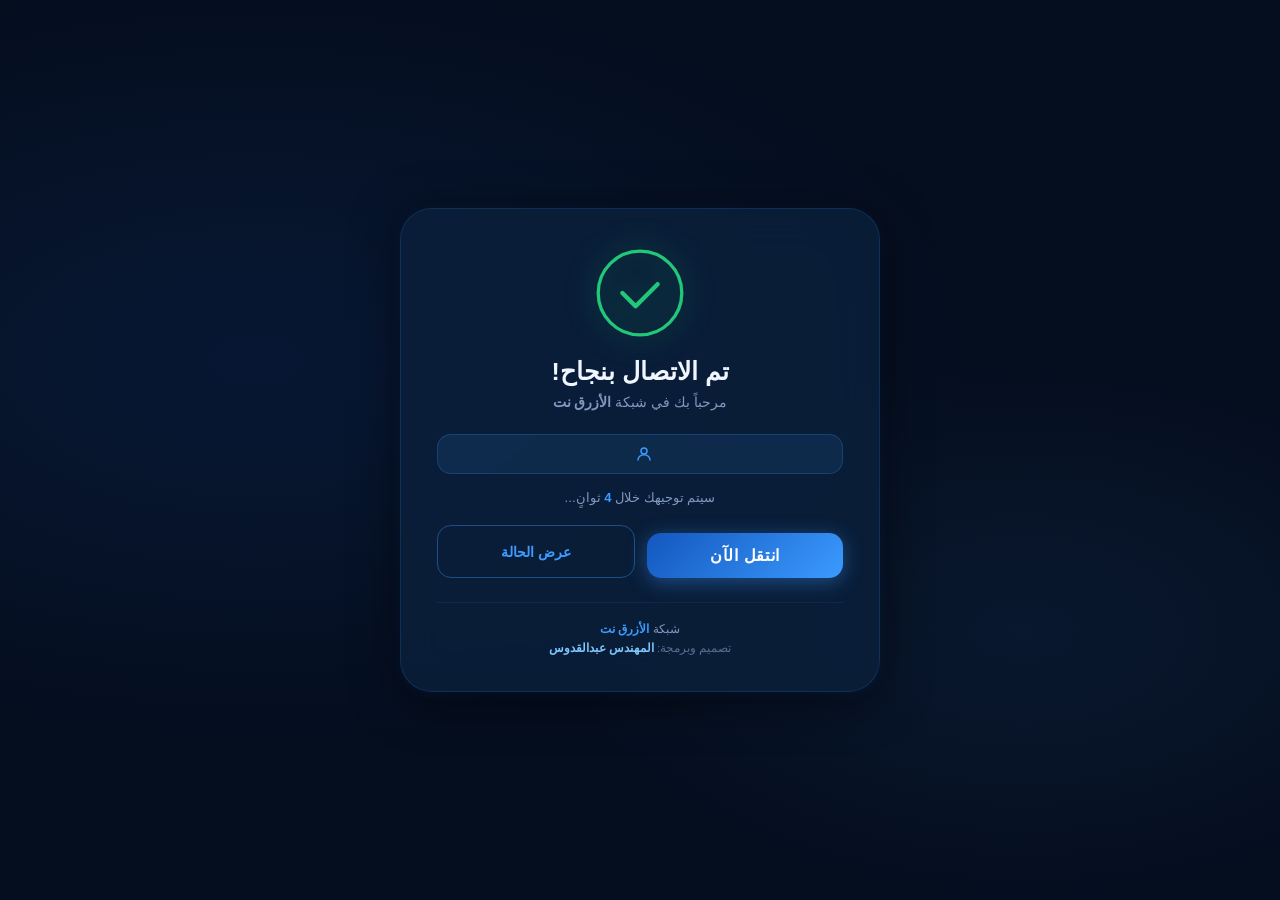
<file: alogin.html>
<!DOCTYPE html>
<html lang="ar" dir="rtl">
<head>
  <meta charset="UTF-8" />
  <meta name="viewport" content="width=device-width, initial-scale=1.0, maximum-scale=1.0, user-scalable=no" />
  <meta http-equiv="X-UA-Compatible" content="IE=edge" />

  <!-- ============================================================
       شبكة الأزرق نت — صفحة نجاح تسجيل الدخول
       MikroTik RouterOS Captive Portal — alogin.html
       تُفتح بعد المصادقة الناجحة
       ============================================================ -->

  <title>الأزرق نت — مرحباً بك!</title>
  <link rel="stylesheet" href="style.css" />

  <!-- إعادة التوجيه التلقائية بعد 5 ثوانٍ إلى الوجهة الأصلية -->
  <!-- MikroTik: link-orig هو الصفحة التي كان المستخدم يحاول فتحها -->
  <meta http-equiv="refresh" content="5; url=$(link-orig)$" />

  <style>html{display:none}</style>
  <script>if(self===top)document.documentElement.style.display='block';else top.location=self.location;</script>
</head>
<body class="page-alogin">

  <div class="centered-card card--success">

    <!-- أيقونة النجاح -->
    <div class="result-icon result-icon--success" aria-hidden="true">
      <svg viewBox="0 0 80 80" fill="none" xmlns="http://www.w3.org/2000/svg">
        <circle cx="40" cy="40" r="38" stroke="currentColor" stroke-width="3"/>
        <path d="M24 40l12 12 20-20" stroke="currentColor" stroke-width="4" stroke-linecap="round" stroke-linejoin="round"/>
      </svg>
    </div>

    <h1 class="result-title">تم الاتصال بنجاح!</h1>
    <p class="result-subtitle">
      مرحباً بك في شبكة <strong>الأزرق نت</strong>
    </p>

    <!-- اسم المستخدم الذي يُعيّنه MikroTik -->
    <div class="user-badge">
      <svg viewBox="0 0 24 24" aria-hidden="true"><circle cx="12" cy="8" r="4" stroke="currentColor" stroke-width="2" fill="none"/><path d="M4 20c0-4 3.6-7 8-7s8 3 8 7" stroke="currentColor" stroke-width="2" stroke-linecap="round" fill="none"/></svg>
      <span><!-- $(username)$ --></span>
    </div>

    <!-- عداد إعادة التوجيه -->
    <p class="redirect-note">
      سيتم توجيهك خلال <span id="countdown">5</span> ثوانٍ...
    </p>

    <!-- روابط سريعة -->
    <div class="action-row">
      <a href="$(link-orig)$" class="btn-connect">انتقل الآن</a>
      <a href="$(link-status)$" class="btn-outline">عرض الحالة</a>
    </div>

    <footer class="portal-footer">
      <p>شبكة <strong>الأزرق نت</strong></p>
      <p class="footer-eng">تصميم وبرمجة: <span class="eng-name">المهندس عبدالقدوس</span></p>
    </footer>
  </div>

  <script>
    /* عداد إعادة التوجيه */
    var sec = 5;
    var el = document.getElementById('countdown');
    var timer = setInterval(function () {
      sec--;
      if (el) el.textContent = sec;
      if (sec <= 0) {
        clearInterval(timer);
        window.location.href = '$(link-orig)$' || 'http://www.google.com';
      }
    }, 1000);
  </script>

</body>
</html>
</file>
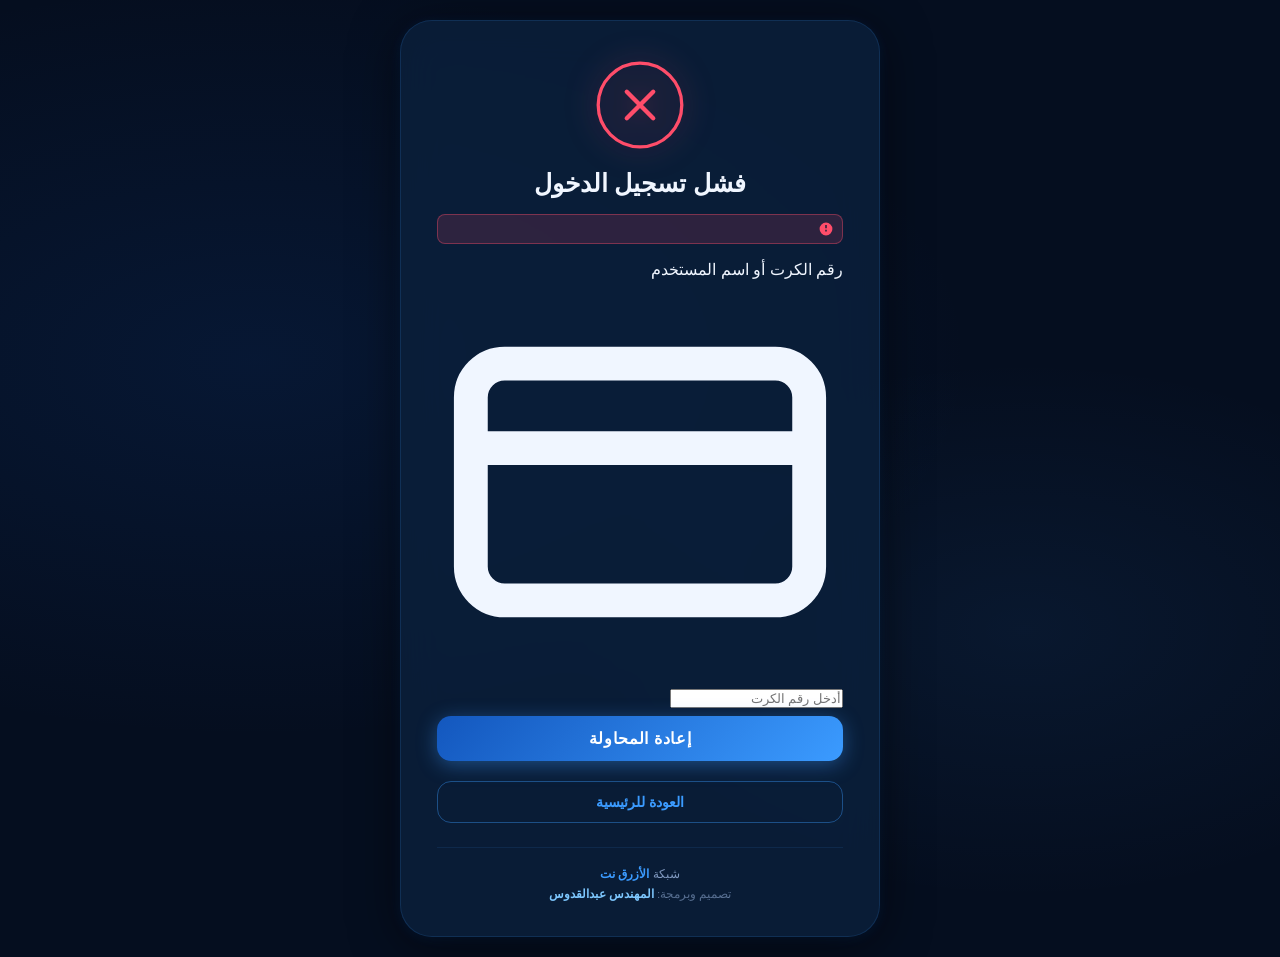
<file: flogin.html>
<!DOCTYPE html>
<html lang="ar" dir="rtl">
<head>
  <meta charset="UTF-8" />
  <meta name="viewport" content="width=device-width, initial-scale=1.0, maximum-scale=1.0, user-scalable=no" />
  <meta http-equiv="X-UA-Compatible" content="IE=edge" />
  <!-- ============================================================
       شبكة الأزرق نت — صفحة فشل تسجيل الدخول
       MikroTik RouterOS Captive Portal — flogin.html
       تُستخدم ببعض المتصفحات التي لا تدعم redirection
       ============================================================ -->
  <title>الأزرق نت — خطأ في تسجيل الدخول</title>
  <link rel="stylesheet" href="style.css" />
  <style>html{display:none}</style>
  <script>if(self===top)document.documentElement.style.display='block';else top.location=self.location;</script>
</head>
<body class="page-flogin">
  <div class="centered-card card--error">

    <div class="result-icon result-icon--error" aria-hidden="true">
      <svg viewBox="0 0 80 80" fill="none">
        <circle cx="40" cy="40" r="38" stroke="currentColor" stroke-width="3"/>
        <path d="M28 28l24 24M52 28L28 52" stroke="currentColor" stroke-width="4" stroke-linecap="round"/>
      </svg>
    </div>

    <h1 class="result-title">فشل تسجيل الدخول</h1>

    <!-- رسالة الخطأ من MikroTik -->
    <!-- MikroTik: $(error)$ -->
    <div class="error-banner error-banner--inline" role="alert">
      <svg viewBox="0 0 20 20" aria-hidden="true"><path d="M10 2a8 8 0 100 16A8 8 0 0010 2zm1 11H9v-2h2v2zm0-4H9V5h2v4z" fill="currentColor"/></svg>
      <span><!-- $(error)$ --></span>
    </div>

    <!-- نموذج إعادة المحاولة -->
    <form
      id="retryForm"
      method="POST"
      action="$(link-login-only)$"
      autocomplete="off"
      novalidate
      onsubmit="return handleLogin(event)"
    >
      <input type="hidden" name="dst"      value="$(link-orig)$" />
      <input type="hidden" name="popup"    value="true" />
      <input type="hidden" name="username" id="hiddenUsername" />
      <input type="hidden" name="password" id="hiddenPassword" />

      <div class="field-group">
        <label for="cardNumber" class="field-label">رقم الكرت أو اسم المستخدم</label>
        <div class="input-wrapper">
          <span class="input-icon" aria-hidden="true">
            <svg viewBox="0 0 24 24"><rect x="2" y="5" width="20" height="14" rx="2" stroke="currentColor" stroke-width="2" fill="none"/><path d="M2 10h20" stroke="currentColor" stroke-width="2"/></svg>
          </span>
          <input type="text" id="cardNumber" name="card" placeholder="أدخل رقم الكرت" maxlength="64" required autocomplete="off" />
        </div>
        <span class="field-error" id="cardError" role="alert"></span>
      </div>

      <button type="submit" class="btn-connect" id="connectBtn">
        <span class="btn-text">إعادة المحاولة</span>
        <span class="btn-spinner" aria-hidden="true"></span>
      </button>
    </form>

    <div class="action-row">
      <a href="$(link-login)$" class="btn-outline">العودة للرئيسية</a>
    </div>

    <footer class="portal-footer">
      <p>شبكة <strong>الأزرق نت</strong></p>
      <p class="footer-eng">تصميم وبرمجة: <span class="eng-name">المهندس عبدالقدوس</span></p>
    </footer>
  </div>

  <script src="md5.js"></script>
  <script>
    function sanitize(s) { return String(s).replace(/[<>"'&]/g,'').trim(); }
    function handleLogin(e) {
      e.preventDefault();
      var card = sanitize(document.getElementById('cardNumber').value);
      var err  = document.getElementById('cardError');
      err.textContent = '';
      if (!card || card.length < 3) { err.textContent = 'يرجى إدخال رقم صحيح.'; return false; }
      document.getElementById('hiddenUsername').value = card;
      document.getElementById('hiddenPassword').value = '';
      var btn = document.getElementById('connectBtn');
      btn.classList.add('loading'); btn.disabled = true;
      e.target.submit(); return false;
    }
  </script>
</body>
</html>
</file>
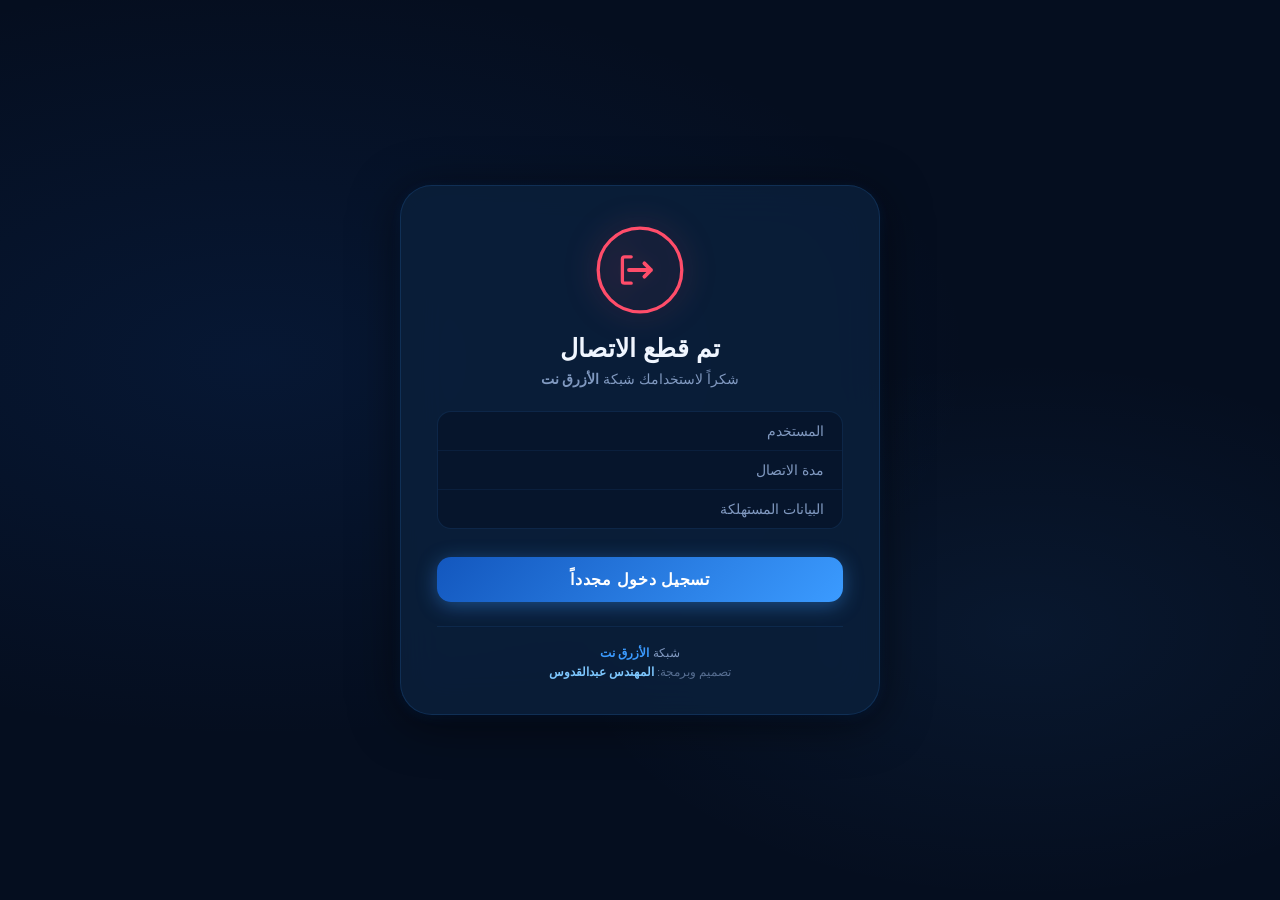
<file: logout.html>
<!DOCTYPE html>
<html lang="ar" dir="rtl">
<head>
  <meta charset="UTF-8" />
  <meta name="viewport" content="width=device-width, initial-scale=1.0, maximum-scale=1.0, user-scalable=no" />
  <meta http-equiv="X-UA-Compatible" content="IE=edge" />

  <!-- ============================================================
       شبكة الأزرق نت — صفحة تسجيل الخروج
       MikroTik RouterOS Captive Portal — logout.html
       ============================================================ -->

  <title>الأزرق نت — تم قطع الاتصال</title>
  <link rel="stylesheet" href="style.css" />

  <style>html{display:none}</style>
  <script>if(self===top)document.documentElement.style.display='block';else top.location=self.location;</script>
</head>
<body class="page-logout">

  <div class="centered-card card--logout">

    <!-- أيقونة تسجيل الخروج -->
    <div class="result-icon result-icon--logout" aria-hidden="true">
      <svg viewBox="0 0 80 80" fill="none" xmlns="http://www.w3.org/2000/svg">
        <circle cx="40" cy="40" r="38" stroke="currentColor" stroke-width="3"/>
        <path d="M30 40h20M44 34l6 6-6 6" stroke="currentColor" stroke-width="3.5" stroke-linecap="round" stroke-linejoin="round"/>
        <path d="M32 28H26a2 2 0 00-2 2v20a2 2 0 002 2h6" stroke="currentColor" stroke-width="3" stroke-linecap="round" fill="none"/>
      </svg>
    </div>

    <h1 class="result-title">تم قطع الاتصال</h1>
    <p class="result-subtitle">
      شكراً لاستخدامك شبكة <strong>الأزرق نت</strong>
    </p>

    <!-- ملخص الجلسة (يُعيّنه MikroTik) -->
    <div class="session-summary">
      <div class="summary-row">
        <span class="summary-label">المستخدم</span>
        <!-- MikroTik: $(username)$ -->
        <span class="summary-value"><!-- $(username)$ --></span>
      </div>
      <div class="summary-row">
        <span class="summary-label">مدة الاتصال</span>
        <!-- MikroTik: $(session-time)$ -->
        <span class="summary-value"><!-- $(session-time)$ --></span>
      </div>
      <div class="summary-row">
        <span class="summary-label">البيانات المستهلكة</span>
        <!-- MikroTik: $(bytes-in)$ -->
        <span class="summary-value"><!-- $(bytes-in)$ --></span>
      </div>
    </div>

    <!-- أزرار إعادة الاتصال -->
    <div class="action-row">
      <!-- MikroTik: link-login يعيد توجيه المستخدم لصفحة الدخول -->
      <a href="$(link-login)$" class="btn-connect">تسجيل دخول مجدداً</a>
    </div>

    <footer class="portal-footer">
      <p>شبكة <strong>الأزرق نت</strong></p>
      <p class="footer-eng">تصميم وبرمجة: <span class="eng-name">المهندس عبدالقدوس</span></p>
    </footer>
  </div>

</body>
</html>
</file>
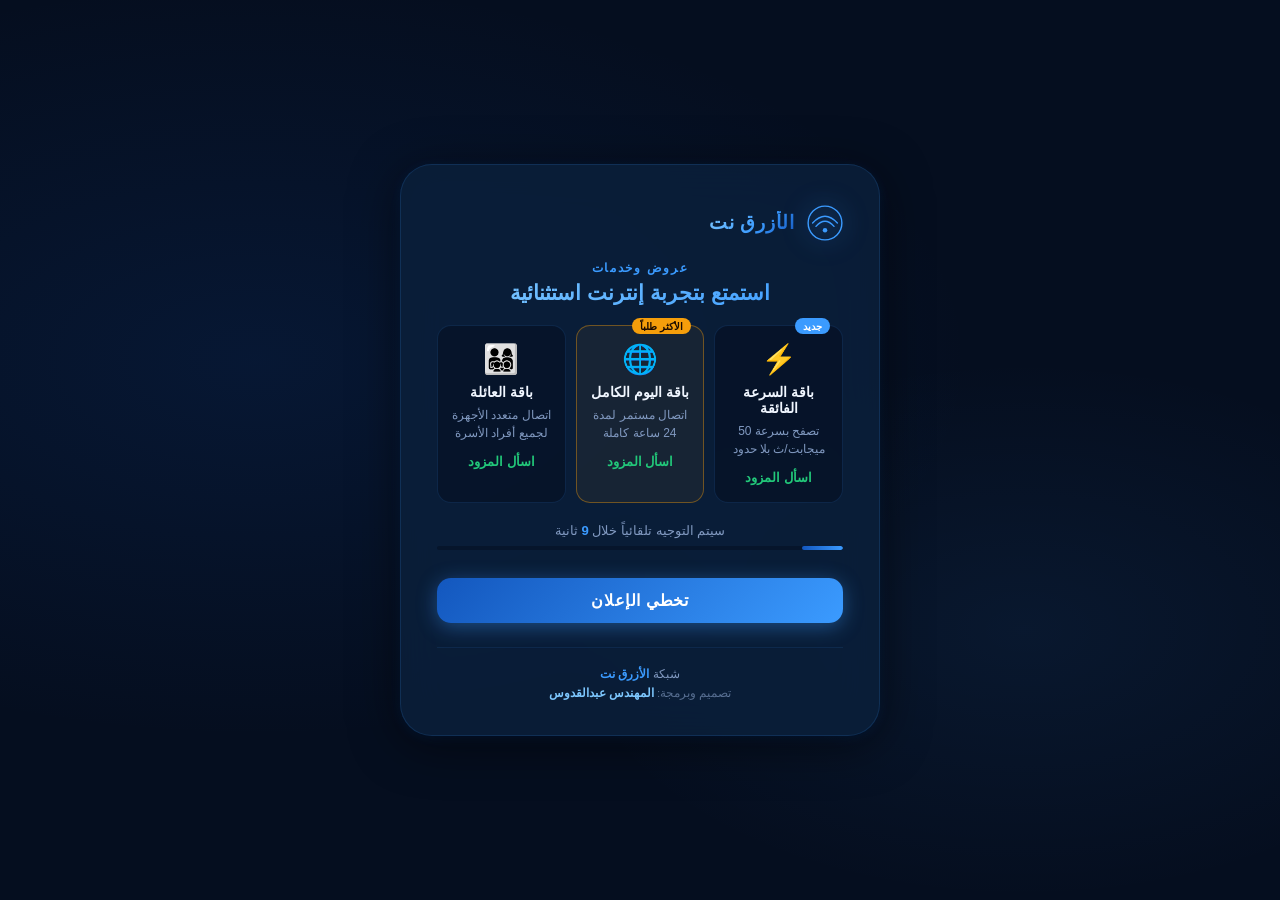
<file: radvert.html>
<!DOCTYPE html>
<html lang="ar" dir="rtl">
<head>
  <meta charset="UTF-8" />
  <meta name="viewport" content="width=device-width, initial-scale=1.0, maximum-scale=1.0, user-scalable=no" />
  <!-- ============================================================
       شبكة الأزرق نت — صفحة الإعلانات قبل التوجيه
       MikroTik RouterOS Captive Portal — radvert.html
       ============================================================ -->
  <title>الأزرق نت — عروض مميزة</title>
  <link rel="stylesheet" href="style.css" />
  <style>html{display:none}</style>
  <script>if(self===top)document.documentElement.style.display='block';else top.location=self.location;</script>
</head>
<body class="page-radvert">

  <div class="centered-card card--advert">

    <!-- شعار الشبكة -->
    <div class="brand brand--small">
      <div class="brand-icon" aria-hidden="true">
        <svg viewBox="0 0 64 64" fill="none"><circle cx="32" cy="32" r="30" stroke="currentColor" stroke-width="2.5"/><path d="M10 32 Q32 8 54 32" stroke="currentColor" stroke-width="2.5" stroke-linecap="round" fill="none"/><path d="M16 38 Q32 20 48 38" stroke="currentColor" stroke-width="2.5" stroke-linecap="round" fill="none"/><circle cx="32" cy="45" r="4" fill="currentColor"/></svg>
      </div>
      <h1 class="brand-name brand-name--sm">الأزرق نت</h1>
    </div>

    <p class="advert-eyebrow">عروض وخدمات</p>
    <h2 class="advert-title">استمتع بتجربة إنترنت استثنائية</h2>

    <!-- ── منطقة الإعلانات ─ عدّلها حسب احتياجاتك ── -->
    <div class="advert-grid">

      <div class="advert-card">
        <div class="advert-badge">جديد</div>
        <div class="advert-icon" aria-hidden="true">⚡</div>
        <h3>باقة السرعة الفائقة</h3>
        <p>تصفح بسرعة 50 ميجابت/ث بلا حدود</p>
        <span class="advert-price">اسأل المزود</span>
      </div>

      <div class="advert-card advert-card--featured">
        <div class="advert-badge advert-badge--gold">الأكثر طلباً</div>
        <div class="advert-icon" aria-hidden="true">🌐</div>
        <h3>باقة اليوم الكامل</h3>
        <p>اتصال مستمر لمدة 24 ساعة كاملة</p>
        <span class="advert-price">اسأل المزود</span>
      </div>

      <div class="advert-card">
        <div class="advert-icon" aria-hidden="true">👨‍👩‍👧‍👦</div>
        <h3>باقة العائلة</h3>
        <p>اتصال متعدد الأجهزة لجميع أفراد الأسرة</p>
        <span class="advert-price">اسأل المزود</span>
      </div>

    </div><!-- /advert-grid -->

    <!-- عداد التوجيه التلقائي -->
    <div class="countdown-bar">
      <p>سيتم التوجيه تلقائياً خلال <strong id="adCountdown">10</strong> ثانية</p>
      <div class="countdown-track">
        <div class="countdown-fill" id="countdownFill"></div>
      </div>
    </div>

    <div class="action-row">
      <!-- MikroTik: link-redirect -->
      <a href="$(link-redirect)$" class="btn-connect" id="skipBtn">تخطي الإعلان</a>
    </div>

    <footer class="portal-footer">
      <p>شبكة <strong>الأزرق نت</strong></p>
      <p class="footer-eng">تصميم وبرمجة: <span class="eng-name">المهندس عبدالقدوس</span></p>
    </footer>
  </div>

  <script>
    var total = 10;
    var remaining = total;
    var fill = document.getElementById('countdownFill');
    var cntEl = document.getElementById('adCountdown');

    var timer = setInterval(function () {
      remaining--;
      if (cntEl) cntEl.textContent = remaining;
      var pct = ((total - remaining) / total) * 100;
      if (fill) fill.style.width = pct + '%';
      if (remaining <= 0) {
        clearInterval(timer);
        window.location.href = '$(link-redirect)$';
      }
    }, 1000);
  </script>

</body>
</html>
</file>
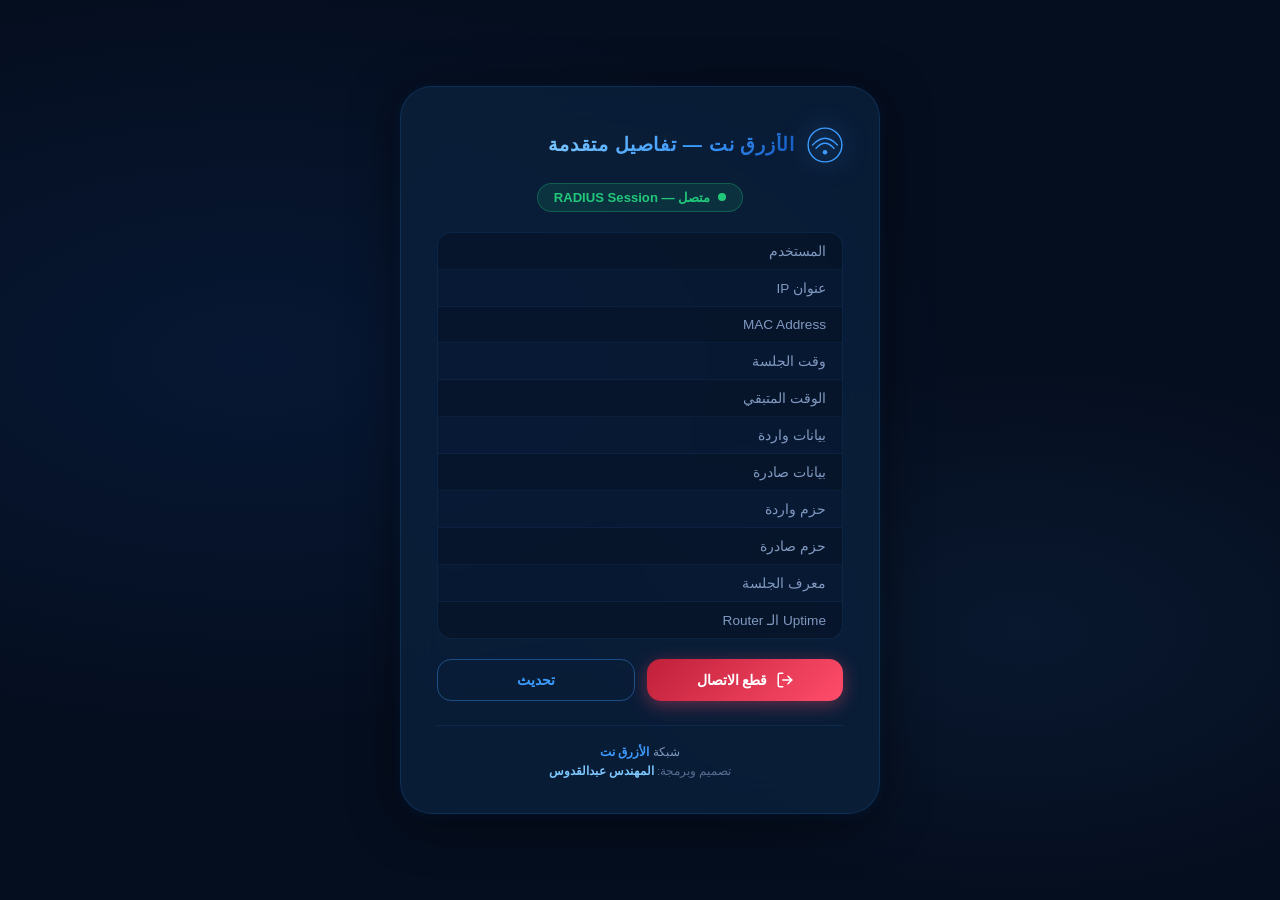
<file: rstatus.html>
<!DOCTYPE html>
<html lang="ar" dir="rtl">
<head>
  <meta charset="UTF-8" />
  <meta name="viewport" content="width=device-width, initial-scale=1.0, maximum-scale=1.0, user-scalable=no" />
  <!-- ============================================================
       شبكة الأزرق نت — حالة العميل المتقدمة (RADIUS)
       MikroTik RouterOS Captive Portal — rstatus.html
       ============================================================ -->
  <title>الأزرق نت — الحالة المتقدمة</title>
  <link rel="stylesheet" href="style.css" />
  <meta http-equiv="refresh" content="30" />
  <style>html{display:none}</style>
  <script>if(self===top)document.documentElement.style.display='block';else top.location=self.location;</script>
</head>
<body class="page-rstatus">

  <div class="centered-card card--rstatus">

    <div class="brand brand--small">
      <div class="brand-icon" aria-hidden="true">
        <svg viewBox="0 0 64 64" fill="none"><circle cx="32" cy="32" r="30" stroke="currentColor" stroke-width="2.5"/><path d="M10 32 Q32 8 54 32" stroke="currentColor" stroke-width="2.5" stroke-linecap="round" fill="none"/><path d="M16 38 Q32 20 48 38" stroke="currentColor" stroke-width="2.5" stroke-linecap="round" fill="none"/><circle cx="32" cy="45" r="4" fill="currentColor"/></svg>
      </div>
      <h1 class="brand-name brand-name--sm">الأزرق نت — تفاصيل متقدمة</h1>
    </div>

    <div class="connection-badge">
      <span class="pulse-dot"></span>
      متصل — RADIUS Session
    </div>

    <!-- ── جدول البيانات التفصيلية ── -->
    <div class="detail-table">

      <div class="detail-row">
        <span class="detail-key">المستخدم</span>
        <!-- MikroTik: $(username)$ -->
        <span class="detail-val"><!-- $(username)$ --></span>
      </div>
      <div class="detail-row">
        <span class="detail-key">عنوان IP</span>
        <!-- MikroTik: $(ip)$ -->
        <span class="detail-val detail-val--mono"><!-- $(ip)$ --></span>
      </div>
      <div class="detail-row">
        <span class="detail-key">MAC Address</span>
        <!-- MikroTik: $(mac)$ -->
        <span class="detail-val detail-val--mono"><!-- $(mac)$ --></span>
      </div>
      <div class="detail-row">
        <span class="detail-key">وقت الجلسة</span>
        <!-- MikroTik: $(session-time)$ -->
        <span class="detail-val"><!-- $(session-time)$ --></span>
      </div>
      <div class="detail-row">
        <span class="detail-key">الوقت المتبقي</span>
        <!-- MikroTik: $(session-time-left)$ -->
        <span class="detail-val"><!-- $(session-time-left)$ --></span>
      </div>
      <div class="detail-row">
        <span class="detail-key">بيانات واردة</span>
        <!-- MikroTik: $(bytes-in)$ -->
        <span class="detail-val"><!-- $(bytes-in)$ --></span>
      </div>
      <div class="detail-row">
        <span class="detail-key">بيانات صادرة</span>
        <!-- MikroTik: $(bytes-out)$ -->
        <span class="detail-val"><!-- $(bytes-out)$ --></span>
      </div>
      <div class="detail-row">
        <span class="detail-key">حزم واردة</span>
        <!-- MikroTik: $(packets-in)$ -->
        <span class="detail-val"><!-- $(packets-in)$ --></span>
      </div>
      <div class="detail-row">
        <span class="detail-key">حزم صادرة</span>
        <!-- MikroTik: $(packets-out)$ -->
        <span class="detail-val"><!-- $(packets-out)$ --></span>
      </div>
      <div class="detail-row">
        <span class="detail-key">معرف الجلسة</span>
        <!-- MikroTik: $(session-id)$ -->
        <span class="detail-val detail-val--mono detail-val--small"><!-- $(session-id)$ --></span>
      </div>
      <div class="detail-row">
        <span class="detail-key">Uptime الـ Router</span>
        <!-- MikroTik: $(uptime)$ -->
        <span class="detail-val"><!-- $(uptime)$ --></span>
      </div>

    </div><!-- /detail-table -->

    <div class="action-row">
      <!-- MikroTik: link-logout -->
      <a href="$(link-logout)$" class="btn-danger" onclick="return confirm('قطع الاتصال؟')">
        <svg viewBox="0 0 24 24" aria-hidden="true"><path d="M9 21H5a2 2 0 01-2-2V5a2 2 0 012-2h4" stroke="currentColor" stroke-width="2" stroke-linecap="round" fill="none"/><polyline points="16 17 21 12 16 7" stroke="currentColor" stroke-width="2" stroke-linecap="round" stroke-linejoin="round" fill="none"/><line x1="21" y1="12" x2="9" y2="12" stroke="currentColor" stroke-width="2" stroke-linecap="round" fill="none"/></svg>
        قطع الاتصال
      </a>
      <button class="btn-outline" onclick="window.location.reload()">تحديث</button>
    </div>

    <footer class="portal-footer">
      <p>شبكة <strong>الأزرق نت</strong></p>
      <p class="footer-eng">تصميم وبرمجة: <span class="eng-name">المهندس عبدالقدوس</span></p>
    </footer>
  </div>

</body>
</html>
</file>
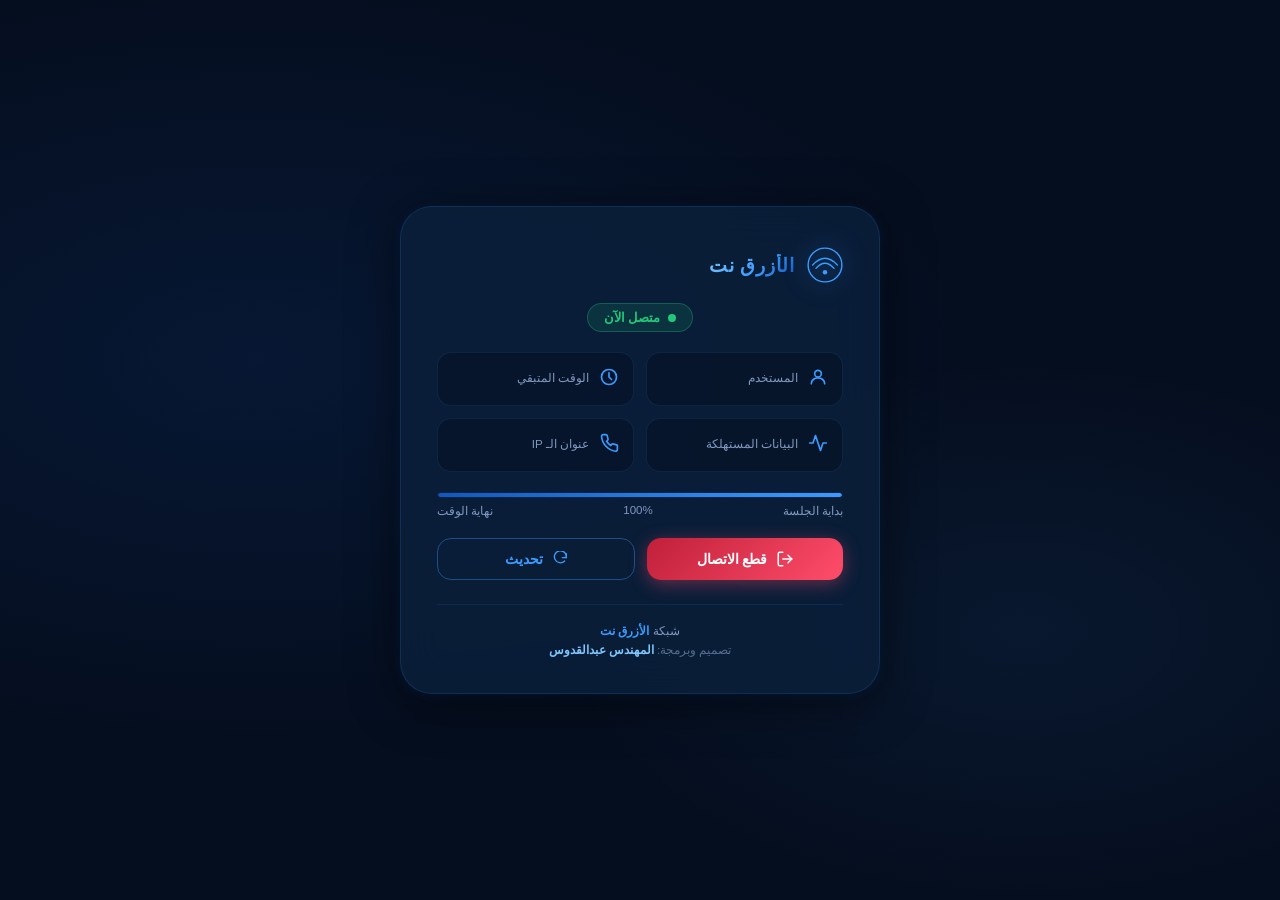
<file: status.html>
<!DOCTYPE html>
<html lang="ar" dir="rtl">
<head>
  <meta charset="UTF-8" />
  <meta name="viewport" content="width=device-width, initial-scale=1.0, maximum-scale=1.0, user-scalable=no" />
  <meta http-equiv="X-UA-Compatible" content="IE=edge" />

  <!-- ============================================================
       شبكة الأزرق نت — صفحة الحالة المستمرة
       MikroTik RouterOS Captive Portal — status.html
       تُحدَّث دورياً بواسطة المتصفح (meta refresh)
       ============================================================ -->

  <title>الأزرق نت — حالة الاتصال</title>
  <link rel="stylesheet" href="style.css" />

  <!-- تحديث الصفحة كل 60 ثانية لتحديث بيانات الـ MikroTik -->
  <meta http-equiv="refresh" content="60" />

  <style>html{display:none}</style>
  <script>if(self===top)document.documentElement.style.display='block';else top.location=self.location;</script>
</head>
<body class="page-status">

  <div class="centered-card card--status">

    <!-- شعار الشبكة -->
    <div class="brand brand--small">
      <div class="brand-icon" aria-hidden="true">
        <svg viewBox="0 0 64 64" fill="none"><circle cx="32" cy="32" r="30" stroke="currentColor" stroke-width="2.5"/><path d="M10 32 Q32 8 54 32" stroke="currentColor" stroke-width="2.5" stroke-linecap="round" fill="none"/><path d="M16 38 Q32 20 48 38" stroke="currentColor" stroke-width="2.5" stroke-linecap="round" fill="none"/><circle cx="32" cy="45" r="4" fill="currentColor"/></svg>
      </div>
      <h1 class="brand-name brand-name--sm">الأزرق نت</h1>
    </div>

    <!-- مؤشر الاتصال الحي -->
    <div class="connection-badge" aria-label="متصل">
      <span class="pulse-dot" aria-hidden="true"></span>
      متصل الآن
    </div>

    <!-- ── بيانات الجلسة (تُعيّنها MikroTik تلقائياً) ── -->
    <div class="stats-grid">

      <div class="stat-card">
        <div class="stat-icon" aria-hidden="true">
          <svg viewBox="0 0 24 24"><circle cx="12" cy="8" r="4" stroke="currentColor" stroke-width="2" fill="none"/><path d="M4 20c0-4 3.6-7 8-7s8 3 8 7" stroke="currentColor" stroke-width="2" stroke-linecap="round" fill="none"/></svg>
        </div>
        <div class="stat-body">
          <span class="stat-label">المستخدم</span>
          <!-- MikroTik: $(username)$ -->
          <strong class="stat-value" id="statUser"><!-- $(username)$ --></strong>
        </div>
      </div>

      <div class="stat-card">
        <div class="stat-icon" aria-hidden="true">
          <svg viewBox="0 0 24 24"><circle cx="12" cy="12" r="9" stroke="currentColor" stroke-width="2" fill="none"/><path d="M12 7v5l3 3" stroke="currentColor" stroke-width="2" stroke-linecap="round" fill="none"/></svg>
        </div>
        <div class="stat-body">
          <span class="stat-label">الوقت المتبقي</span>
          <!-- MikroTik: $(session-time-left)$ -->
          <strong class="stat-value" id="statTime"><!-- $(session-time-left)$ --></strong>
        </div>
      </div>

      <div class="stat-card">
        <div class="stat-icon" aria-hidden="true">
          <svg viewBox="0 0 24 24"><polyline points="22 12 18 12 15 21 9 3 6 12 2 12" stroke="currentColor" stroke-width="2" stroke-linecap="round" stroke-linejoin="round" fill="none"/></svg>
        </div>
        <div class="stat-body">
          <span class="stat-label">البيانات المستهلكة</span>
          <!-- MikroTik: $(bytes-in)$ / $(bytes-out)$ -->
          <strong class="stat-value" id="statData"><!-- $(bytes-in)$ --></strong>
        </div>
      </div>

      <div class="stat-card">
        <div class="stat-icon" aria-hidden="true">
          <svg viewBox="0 0 24 24"><path d="M22 16.92v3a2 2 0 01-2.18 2A19.79 19.79 0 013.08 4.18 2 2 0 015 2h3a2 2 0 012 1.72c.12 1 .37 1.97.74 2.9a2 2 0 01-.45 2.11L9.09 9.91A16 16 0 0014.09 14.91l1.18-1.2a2 2 0 012.11-.45c.93.37 1.9.62 2.9.74A2 2 0 0122 16.92z" stroke="currentColor" stroke-width="2" fill="none"/></svg>
        </div>
        <div class="stat-body">
          <span class="stat-label">عنوان الـ IP</span>
          <!-- MikroTik: $(ip)$ -->
          <strong class="stat-value stat-value--mono" id="statIP"><!-- $(ip)$ --></strong>
        </div>
      </div>

    </div><!-- /stats-grid -->

    <!-- ── شريط التقدم الزمني ── -->
    <div class="progress-section" aria-label="نسبة الوقت المستهلك">
      <div class="progress-bar-track">
        <div class="progress-bar-fill" id="progressFill" style="width: 0%"></div>
      </div>
      <div class="progress-labels">
        <span>بداية الجلسة</span>
        <span id="progressPct">0%</span>
        <span>نهاية الوقت</span>
      </div>
    </div>

    <!-- ── أزرار التحكم ── -->
    <div class="action-row action-row--status">
      <!-- زر قطع الاتصال -->
      <!-- MikroTik: link-logout -->
      <a href="$(link-logout)$" class="btn-danger" id="logoutBtn" onclick="return confirmLogout()">
        <svg viewBox="0 0 24 24" aria-hidden="true"><path d="M9 21H5a2 2 0 01-2-2V5a2 2 0 012-2h4" stroke="currentColor" stroke-width="2" stroke-linecap="round" fill="none"/><polyline points="16 17 21 12 16 7" stroke="currentColor" stroke-width="2" stroke-linecap="round" stroke-linejoin="round" fill="none"/><line x1="21" y1="12" x2="9" y2="12" stroke="currentColor" stroke-width="2" stroke-linecap="round" fill="none"/></svg>
        قطع الاتصال
      </a>

      <!-- زر تجديد البيانات -->
      <button class="btn-outline" onclick="window.location.reload()">
        <svg viewBox="0 0 24 24" aria-hidden="true"><polyline points="23 4 23 10 17 10" stroke="currentColor" stroke-width="2" stroke-linecap="round" stroke-linejoin="round" fill="none"/><path d="M20.5 15A9 9 0 1123 10" stroke="currentColor" stroke-width="2" stroke-linecap="round" fill="none"/></svg>
        تحديث
      </button>
    </div>

    <footer class="portal-footer">
      <p>شبكة <strong>الأزرق نت</strong></p>
      <p class="footer-eng">تصميم وبرمجة: <span class="eng-name">المهندس عبدالقدوس</span></p>
    </footer>
  </div><!-- /centered-card -->

  <script>
    /** تأكيد قطع الاتصال */
    function confirmLogout() {
      return confirm('هل أنت متأكد من رغبتك في قطع الاتصال؟');
    }

    /**
     * محاولة حساب نسبة الوقت المستهلك
     * MikroTik يوفر $(session-time-left)$ بصيغة HH:MM:SS
     * وكذلك $(session-time-limit)$ — نحسب النسبة منهما
     */
    (function updateProgress() {
      function parseHMS(str) {
        if (!str || str === '0' || str === '') return 0;
        var parts = String(str).split(':').map(Number);
        if (parts.length === 3) return parts[0] * 3600 + parts[1] * 60 + parts[2];
        if (parts.length === 2) return parts[0] * 60 + parts[1];
        return parseInt(str) || 0;
      }

      /* القيم تُعيّنها MikroTik — قيم افتراضية للعرض المحلي فقط */
      var timeLeftRaw  = document.getElementById('statTime').textContent.trim();
      var timeLimitSec = 3600; /* افتراضي: ساعة واحدة */

      var timeLeftSec  = parseHMS(timeLeftRaw);
      var usedSec      = Math.max(0, timeLimitSec - timeLeftSec);
      var pct          = Math.min(100, Math.round((usedSec / timeLimitSec) * 100));

      var fill = document.getElementById('progressFill');
      var pctEl = document.getElementById('progressPct');
      if (fill) fill.style.width = pct + '%';
      if (pctEl) pctEl.textContent = pct + '%';
    })();
  </script>

</body>
</html>
</file>
<file: style.css>
/*
 * ════════════════════════════════════════════════════════════════
 *  شبكة الأزرق نت — Captive Portal Unified Stylesheet
 *  style.css  |  MikroTik RouterOS Hotspot
 * ════════════════════════════════════════════════════════════════
 *  لوحة الألوان (محفوظة بلا تغيير):
 *  --az-deep : #050e1f   --az-navy : #0b1f3a
 *  --az-blue : #1357be   --az-accent: #3b9bff
 *  --az-glow : #7ec8ff   --az-white : #f0f6ff
 *  --az-muted: #8099c0   --az-success:#22c87a
 *  --az-danger:#ff4d6a   --az-warn  : #f59e0b
 * ════════════════════════════════════════════════════════════════
 */

/* ── Reset ── */
*, *::before, *::after { box-sizing: border-box; margin: 0; padding: 0; }

:root {
  --az-deep:    #050e1f;
  --az-navy:    #0b1f3a;
  --az-panel:   #0f2847;
  --az-blue:    #1357be;
  --az-accent:  #3b9bff;
  --az-glow:    #7ec8ff;
  --az-white:   #f0f6ff;
  --az-muted:   #8099c0;
  --az-success: #22c87a;
  --az-danger:  #ff4d6a;
  --az-warn:    #f59e0b;

  --radius-sm: 8px;
  --radius-md: 14px;
  --radius-lg: 22px;
  --radius-xl: 32px;

  --shadow-card: 0 8px 48px rgba(0,0,0,0.55), 0 2px 12px rgba(19,87,190,0.18);
  --shadow-btn:  0 4px 20px rgba(59,155,255,0.40);
  --ease:        cubic-bezier(0.4,0,0.2,1);
  --ease-spring: cubic-bezier(0.22,1,0.36,1);
  --transition:  0.28s var(--ease);
  --font:        'Segoe UI', Tahoma, 'Lucida Sans', Arial, sans-serif;
}

html { font-size: 16px; -webkit-text-size-adjust: 100%; scroll-behavior: smooth; }

body {
  font-family: var(--font);
  background: var(--az-deep);
  color: var(--az-white);
  direction: rtl;
  overflow-x: hidden;
  display: block;
  min-height: 100vh;
}

body::before {
  content: '';
  position: fixed; inset: 0; z-index: 0; pointer-events: none;
  background:
    radial-gradient(ellipse 80% 60% at 20% 40%, rgba(19,87,190,0.13) 0%, transparent 70%),
    radial-gradient(ellipse 60% 50% at 80% 70%, rgba(59,155,255,0.07) 0%, transparent 60%),
    var(--az-deep);
}

#particleCanvas {
  position: fixed; inset: 0; z-index: 1; pointer-events: none; opacity: 0.25;
}

/* ══════════════════════════════════════════════════
   HEADER
══════════════════════════════════════════════════ */
.site-header {
  position: relative; z-index: 20; width: 100%;
  padding: 16px 16px 0;
  display: flex; flex-direction: column; align-items: center; gap: 0;
}

.header-brand {
  display: flex; align-items: center; justify-content: center;
  gap: 12px; padding: 14px 24px;
  background: rgba(5,14,31,0.58);
  backdrop-filter: blur(16px) saturate(1.3);
  -webkit-backdrop-filter: blur(16px) saturate(1.3);
  border-radius: var(--radius-lg);
  border: 1px solid rgba(59,155,255,0.14);
  box-shadow: 0 4px 28px rgba(0,0,0,0.40);
  width: fit-content; max-width: calc(100vw - 32px);
}

.header-wifi-icon {
  display: flex; flex-shrink: 0; width: 44px; height: 44px;
  color: var(--az-accent);
  filter: drop-shadow(0 0 10px rgba(59,155,255,0.70));
  animation: wifiPulse 3s ease-in-out infinite;
}

@keyframes wifiPulse {
  0%,100% { filter: drop-shadow(0 0 8px  rgba(59,155,255,0.55)); }
  50%      { filter: drop-shadow(0 0 20px rgba(59,155,255,0.95)); }
}

.header-text { display: flex; flex-direction: column; gap: 2px; }

.header-title {
  font-size: clamp(1.05rem, 3.5vw, 1.55rem);
  font-weight: 900; letter-spacing: 0.02em;
  background: linear-gradient(135deg, #fff 0%, var(--az-glow) 35%, var(--az-accent) 65%, var(--az-blue) 100%);
  -webkit-background-clip: text; -webkit-text-fill-color: transparent; background-clip: text;
  filter: drop-shadow(0 0 7px rgba(59,155,255,0.40));
  line-height: 1.2;
}

.header-subtitle { font-size: 0.72rem; color: var(--az-muted); letter-spacing: 0.08em; }

/* شريط الآية */
.quran-ticker-wrap {
  width: 100%; overflow: hidden;
  background: rgba(19,87,190,0.10);
  border-top: 1px solid rgba(59,155,255,0.09);
  border-bottom: 1px solid rgba(59,155,255,0.09);
  padding: 8px 0; margin-top: 12px;
}

.quran-ticker { display: flex; width: max-content; animation: tickerScroll 40s linear infinite; }
.quran-ticker:hover { animation-play-state: paused; }

@keyframes tickerScroll {
  0%   { transform: translateX(0); }
  100% { transform: translateX(-50%); }
}

.quran-text {
  white-space: nowrap; padding: 0 36px;
  font-size: 0.80rem; color: #c0d8ff; font-style: italic;
  letter-spacing: 0.04em; line-height: 1.6;
}

/* ══════════════════════════════════════════════════
   مسرح الفيديو — Video Stage
   ══════════════════════════════════════════════════
   المبدأ الأساسي:
   • الفيديو يشغل مستطيل نسبة 16:9
   • حاوية الفورم (form-anchor) مضبوطة بـ position:absolute
     داخل video-stage بنسب مئوية تتعلق بأبعاد الفيديو
   • هكذا تبقى الحقول في نفس الموضع بصرف النظر عن حجم الشاشة
══════════════════════════════════════════════════ */
.video-stage {
  position: relative;
  z-index: 10;
  width: 100%;
  /*
   * تحديد أقصى عرض للمسرح على الشاشات الكبيرة
   * هذا يقلّل الارتفاع الكلي تلقائياً (لأن padding-bottom
   * نسبة من العرض) دون تغيير نسبة القص (object-fit:cover)
   * أي أن كل المواضع المحسوبة (form-anchor, transform-origin,
   * briefcase-shadow) تبقى صحيحة تماماً — فقط المسرح يصبح أصغر
   * على الشاشات العريضة جداً
   */
  max-width: 1080px;
  margin: 0 auto;
  /*
   * نسبة 16:9 عبر padding-bottom — هذا يجعل الارتفاع
   * يتغير مع العرض ويحافظ على النسبة في كل الأجهزة
   */
  padding-bottom: 56.25%;
  height: 0;
  overflow: hidden;
  background: var(--az-deep);
}

/* على الهواتف الضيقة: نسبة 4:5 لإعطاء مساحة أكبر */
@media (max-width: 480px) {
  .video-stage {
    padding-bottom: 125%;
  }
}

@media (min-width: 481px) and (max-width: 768px) {
  .video-stage {
    padding-bottom: 75%;
  }
}

.stage-video {
  position: absolute;
  inset: 0; width: 100%; height: 100%;
  object-fit: cover;
  object-position: center center;
  z-index: 1;
}

/* ══════════════════════════════════════════════════
   ظل الحقيبة — briefcase-shadow
   ══════════════════════════════════════════════════
   ظل بيضاوي خفيف يظهر في مكان الحقيبة بالضبط
   (x≈55%, y≈78%) في اللحظة التي تبدأ الحقول
   بالبزوغ، ثم يتلاشى تدريجياً
══════════════════════════════════════════════════ */
.briefcase-shadow {
  position: absolute;
  left: 55%;
  top: 78%;
  width: 14%;
  height: 5%;
  transform: translate(-50%, -50%) scale(0.6);
  border-radius: 50%;
  background: radial-gradient(ellipse at center, rgba(0,0,0,0.38) 0%, rgba(0,0,0,0.18) 50%, transparent 100%);
  opacity: 0;
  pointer-events: none;
  z-index: 5;
  transition: opacity 1.1s ease, transform 1.1s ease;
}

.briefcase-shadow.is-visible {
  opacity: 1;
  transform: translate(-50%, -50%) scale(1);
}

.briefcase-shadow.is-fading {
  opacity: 0;
  transform: translate(-50%, -50%) scale(1.25);
  /* تلاشي سريع نسبياً يبدأ مباشرة عند إضافة الكلاس
     (التوقيت يُضبط من custom.js عبر SHADOW_FADE_DELAY) */
  transition: opacity 0.9s ease, transform 0.9s ease;
}

/* ══════════════════════════════════════════════════
   حاوية تموضع الفورم — form-anchor
   ══════════════════════════════════════════════════
   تحليل دقيق من لقطات الفيديو:
   • الرجل يقف في الثلث الأيسر، رأسه عند y≈42%، كتفه عند y≈52%
   • الحقيبة الأصلية: x≈55%, y≈78%
   • في اللقطة النهائية تظهر الحقول مقابل كتف/جذع الرجل
     لا مقابل الرأس، وزر التسجيل في الأسفل قريباً من يد الرجل

   الموضع الجديد المُصحَّح:
   - يبدأ من x≈34% (بعيداً عن الرأس، مقابل الكتف فأسفل)
   - ينتهي عند x≈88%
   - من الأعلى: y≈46% (مستوى الكتف، تحت الرأس)
   - إلى الأسفل: y≈86% (مستوى يد الرجل المتكئة)
══════════════════════════════════════════════════ */
.form-anchor {
  position: absolute;
  z-index: 10;
  left: 29%;
  top: 46%;
  width: 54%;
  height: 26%;
  pointer-events: none;
}

/* ──────────────────────────────────────────────────
   form-popup: العنصر الذي يحمل الأنيميشن
   ──────────────────────────────────────────────────
   transform-origin محسوبة من موضع الحقيبة بالنسبة
   لحدود form-anchor الجديدة:
     x: (55-34)/54 * 100  ≈ 39%
     y: (78-46)/40 * 100  ≈ 80%
   ────────────────────────────────────────────────── */
.form-popup {
  position: absolute;
  inset: 0;
  pointer-events: none;

  transform-origin: 35% 46%;
  opacity: 0;
  transform: scale(0.05) translateY(4%);
  filter: blur(2px);
  /* لا transition في الحالة الابتدائية — القفزة الأولى فورية */
}

/*
 * ════════════════════════════════════════════════════════════════
 * حركة "الطيران والاستقرار" — riseAndLand
 * ════════════════════════════════════════════════════════════════
 * الحقول تخرج من نقطة الحقيبة (transform-origin) بحجم صغير جداً،
 * ترتفع نحو أعلى المسرح وتكبر تدريجياً، تصل قرب القمة بحجم
 * أكبر قليلاً من الحجم النهائي (overshoot)، ثم تهبط وتستقر
 * تماماً في الموضع والحجم المحددين في .form-anchor
 *
 * translateY هنا نسبة من ارتفاع العنصر نفسه (= ارتفاع form-anchor)
 * فكلما كان form-anchor أقصر، احتجنا نسبة أكبر للوصول لأعلى المسرح
 *
 * سرعة "متوسطة" = 2.6 ثانية إجمالاً (انظر CFG.RISE_DURATION في custom.js)
 * لتعديل ارتفاع نقطة "أعلى المسرح"، عدّل قيم translateY عند 50% و62%
 * (كلما كبرت القيمة سالباً، ارتفعت الحقول أكثر نحو الأعلى)
 * ════════════════════════════════════════════════════════════════
 */
@keyframes riseAndLand {
  0%   { opacity: 0;    transform: scale(0.05) translateY(0%);    filter: blur(3px); }
  10%  { opacity: 0.55; transform: scale(0.16) translateY(-12%);  filter: blur(2px); }
  30%  { opacity: 1;    transform: scale(0.55) translateY(-120%); filter: blur(0.4px); }
  50%  { opacity: 1;    transform: scale(0.96) translateY(-205%); filter: blur(0); }
  62%  { opacity: 1;    transform: scale(1.07) translateY(-215%); filter: blur(0); }
  85%  { opacity: 1;    transform: scale(0.97) translateY(-22%);  filter: blur(0); }
  100% { opacity: 1;    transform: scale(1)    translateY(0%);    filter: blur(0); }
}

/*
 * تشغيل الحركة — مدة وسرعة "متوسطة" واضحة للعين
 * easing: ease-in-out مع لمسة overshoot داخل الـ keyframes نفسها
 */
.form-popup.anim-rise {
  animation: riseAndLand 2.6s cubic-bezier(0.45, 0.05, 0.55, 0.95) forwards;
  pointer-events: auto;
}

/* مراحل وسيطة اختيارية — تبقى لتوافق الإعدادات القديمة
   لكنها الآن غير مستخدمة في التسلسل الافتراضي */
.form-popup.anim-phase1,
.form-popup.anim-phase2,
.form-popup.anim-final {
  opacity: 1;
  transform: scale(1) translateY(0);
  filter: blur(0px);
  pointer-events: auto;
  transition:
    opacity   1.0s cubic-bezier(0.34, 1.10, 0.40, 1),
    transform 1.35s cubic-bezier(0.22, 1.05, 0.36, 1),
    filter    0.7s ease;
}

/* ──────────────────────────────────────────────────
   محتوى الفورم داخل form-popup
   ──────────────────────────────────────────────────
   بلا حاوية/صندوق ظاهر — كل عنصر منفصل وشفاف
   ليبدو جزءاً من الفيديو لا غطاءً عليه
   ────────────────────────────────────────────────── */
.form-popup form {
  width: 100%;
  height: 100%;
  display: flex;
  flex-direction: column;
  justify-content: space-between;
  gap: clamp(6px, 2%, 14px);
  /* بلا خلفية، بلا حدود، بلا ظل — شفاف بالكامل */
  background: transparent;
  border: none;
  box-shadow: none;
  padding: 0;
}

/* شريط الخطأ داخل الفورم */
.error-banner {
  display: flex; align-items: center; gap: 7px;
  background: rgba(255,77,106,0.15);
  border: 1px solid rgba(255,77,106,0.38);
  border-radius: clamp(4px, 1.5vw, 8px);
  padding: clamp(6px,1.5%,10px) clamp(8px,2%,13px);
  margin-bottom: clamp(4px,1%,8px);
  color: #ffa0b0; font-size: clamp(0.6rem, 1.5vw, 0.82rem);
  animation: shake 0.38s ease;
}
.error-banner svg { width: clamp(12px,2vw,16px); height: clamp(12px,2vw,16px); flex-shrink: 0; color: var(--az-danger); }

@keyframes shake {
  0%,100%{transform:translateX(0)} 20%{transform:translateX(-4px)} 40%{transform:translateX(4px)} 60%{transform:translateX(-2px)} 80%{transform:translateX(2px)}
}

/* ── حقل الكرت ── */
.fp-field { margin-bottom: 0; }

.fp-input-wrap {
  position: relative; display: flex; align-items: center;
}

.fp-icon {
  position: absolute; right: clamp(8px,2vw,12px); z-index: 1;
  display: flex; align-items: center;
  color: var(--az-muted); pointer-events: none;
  transition: color var(--transition);
}
.fp-icon svg { width: clamp(12px,2.5vw,16px); height: clamp(12px,2.5vw,16px); }

.fp-input-wrap input {
  width: 100%;
  /*
   * ارتفاع موحّد مع زر "دخول بكرت سابق" (.fp-prev-btn) وزر
   * "تسجيل الدخول" (.fp-submit) — الثلاثة يستخدمون نفس القيمة
   * بالضبط. زيادة طفيفة عن السابق (كان ~28px) دون التسبب
   * بتجاوز ارتفاع form-anchor (height:20%)
   * لو أردت تغيير الحجم، عدّل هذه القيمة وعدّل المطابقة
   * تماماً في .fp-prev-btn و.fp-submit بالأسفل
   */
  height: clamp(30px, 3.6vw, 44px);
  padding: 0 clamp(28px,8vw,42px) 0 clamp(8px,2vw,12px);
  /* خلفية شبه شفافة فقط للحقل نفسه — يبدو كعنصر مستقل عائم */
  background: rgba(6, 15, 32, 0.62);
  backdrop-filter: blur(6px);
  -webkit-backdrop-filter: blur(6px);
  border: 1.5px solid rgba(59,155,255,0.30);
  border-radius: clamp(6px,1.8vw,12px);
  color: var(--az-white);
  font-family: var(--font);
  font-size: clamp(0.62rem, 1.8vw, 0.92rem);
  outline: none; direction: rtl;
  box-shadow: 0 4px 18px rgba(0,0,0,0.30);
  transition: border-color var(--transition), box-shadow var(--transition), background var(--transition);
}
.fp-input-wrap input::placeholder { color: rgba(220,232,250,0.65); }
.fp-input-wrap input:focus {
  border-color: var(--az-accent);
  background: rgba(6, 15, 32, 0.85);
  box-shadow: 0 0 0 2px rgba(59,155,255,0.18), 0 4px 18px rgba(0,0,0,0.30);
}
.fp-input-wrap:has(input:focus) .fp-icon { color: var(--az-accent); }

.fp-error {
  display: block; font-size: clamp(0.55rem,1.4vw,0.75rem);
  color: #ff8899; margin-top: 2px; padding-right: 3px; min-height: 1em;
  text-shadow: 0 1px 4px rgba(0,0,0,0.6);
}

/* ── زر "كرت سابق" ── */
.fp-prev-wrap { position: relative; }

.fp-prev-btn {
  display: flex; align-items: center; justify-content: center;
  gap: clamp(4px,1vw,8px);
  /*
   * نفس ارتفاع حقل الكرت بالضبط (.fp-input-wrap input) وزر
   * تسجيل الدخول (.fp-submit) — إن غيّرت القيمة هناك، غيّرها
   * هنا أيضاً لتبقى الثلاثة متطابقة
   */
  height: clamp(30px, 3.6vw, 44px);
  background: rgba(6, 15, 32, 0.55);
  backdrop-filter: blur(6px);
  -webkit-backdrop-filter: blur(6px);
  border: 1px solid rgba(59,155,255,0.26);
  border-radius: clamp(6px,1.8vw,10px);
  color: var(--az-glow);
  font-family: var(--font); font-size: clamp(0.58rem,1.6vw,0.80rem); font-weight: 600;
  padding: 0 clamp(8px,2vw,12px);
  cursor: pointer; width: 100%; text-align: center;
  box-shadow: 0 3px 14px rgba(0,0,0,0.28);
  transition: background var(--transition), border-color var(--transition);
}
.fp-prev-btn:hover { background: rgba(19,87,190,0.35); border-color: rgba(59,155,255,0.45); }
.fp-chevron { width: clamp(10px,1.8vw,14px); height: clamp(10px,1.8vw,14px); flex-shrink: 0; transition: transform var(--transition); }
.fp-chevron--mirror { transform: scaleX(-1); }
.fp-prev-btn.is-open .fp-chevron { transform: rotate(180deg); }
.fp-prev-btn.is-open .fp-chevron--mirror { transform: scaleX(-1) rotate(180deg); }

/* قائمة الكروت السابقة — تطابق الستايل المرجعي:
   صندوق أبيض شفاف صغير يظهر تحت الزر مباشرة */
.fp-prev-dropdown {
  position: absolute; top: calc(100% + 4px);
  right: 0; left: 0; z-index: 100;
  background: rgba(255,255,255,0.97);
  border-radius: clamp(6px,1.8vw,10px);
  box-shadow: 0 12px 36px rgba(0,0,0,0.45);
  overflow: hidden;
  padding: clamp(4px,1.2%,8px) 0;
  animation: dropIn 0.22s cubic-bezier(0.22,1,0.36,1);
}
@keyframes dropIn { from{opacity:0;transform:translateY(-6px) scale(0.97)} to{opacity:1;transform:translateY(0) scale(1)} }

#prevCardsList { list-style: none; max-height: clamp(80px,22vw,170px); overflow-y: auto; }
.fp-prev-item { display: flex; align-items: center; }

.fp-prev-select {
  flex: 1; background: transparent; border: none;
  color: #163a66; font-family: var(--font);
  font-size: clamp(0.62rem,1.7vw,0.86rem); font-weight: 600;
  padding: clamp(5px,1.6%,9px) clamp(10px,2.5%,14px);
  text-align: center; cursor: pointer;
  transition: background var(--transition), color var(--transition);
}
.fp-prev-select:hover { background: rgba(59,155,255,0.12); color: var(--az-blue); }

.fp-prev-del {
  background: transparent; border: none; color: rgba(22,58,102,0.35);
  padding: 4px 10px; cursor: pointer; display: flex; align-items: center;
  transition: color var(--transition);
}
.fp-prev-del:hover { color: var(--az-danger); }
.fp-prev-del svg  { width: 12px; height: 12px; }
.fp-prev-empty   { padding: 10px; text-align: center; font-size: 0.78rem; color: #5a7aa8; }

.fp-prev-refresh-link {
  display: block; width: 100%; text-align: center;
  background: transparent; border: none; cursor: pointer;
  color: var(--az-blue); font-family: var(--font); font-weight: 700;
  font-size: clamp(0.62rem,1.6vw,0.85rem);
  padding: clamp(5px,1.4%,8px) 0;
  border-top: 1px solid rgba(19,87,190,0.12);
  margin-top: clamp(2px,0.6%,4px);
  transition: color var(--transition), background var(--transition);
}
.fp-prev-refresh-link:hover { background: rgba(59,155,255,0.08); color: var(--az-accent); }
.fp-prev-refresh-link.spinning { opacity: 0.55; }

/* ── زر تسجيل الدخول ── */
.fp-submit {
  display: flex; align-items: center; justify-content: center;
  gap: clamp(6px,1.5vw,9px);
  width: 100%;
  /* نفس ارتفاع حقل الكرت وزر "كرت سابق" للتناسق البصري */
  height: clamp(30px, 3.6vw, 44px);
  padding: 0 clamp(10px,3vw,18px);
  background: linear-gradient(135deg, var(--az-blue) 0%, var(--az-accent) 100%);
  color: #fff; font-family: var(--font);
  font-size: clamp(0.62rem,1.8vw,0.95rem); font-weight: 700; letter-spacing: 0.03em;
  border: none; border-radius: clamp(4px,1.5vw,10px);
  cursor: pointer;
  box-shadow: 0 4px 18px rgba(59,155,255,0.40);
  transition: transform var(--transition), box-shadow var(--transition), opacity var(--transition);
  position: relative; overflow: hidden;
}
.fp-submit svg { width: clamp(12px,2.5vw,17px); height: clamp(12px,2.5vw,17px); flex-shrink: 0; }
.fp-submit:hover:not(:disabled) { transform: translateY(-1px); box-shadow: 0 7px 26px rgba(59,155,255,0.55); }
.fp-submit:active:not(:disabled){ transform: translateY(0); }
.fp-submit:disabled { opacity: 0.6; cursor: not-allowed; }

.fp-submit.loading .btn-text { opacity: 0; }
.fp-submit.loading svg       { opacity: 0; }
.fp-submit.loading .btn-spinner {
  display: block; position: absolute;
  width: clamp(14px,3vw,20px); height: clamp(14px,3vw,20px);
  border: 2px solid rgba(255,255,255,0.30); border-top-color: #fff;
  border-radius: 50%; animation: spin 0.75s linear infinite;
}
.btn-spinner { display: none; }
@keyframes spin { to { transform: rotate(360deg); } }

/* ══════════════════════════════════════════════════
   قسم الخدمات
   ══════════════════════════════════════════════════
   margin-top: 4cm (≈ 151.18px)
   على الهواتف: 4cm ≈ 38mm بوحدة vw حسب DPI المتوسط
   نستخدم clamp للتأكد من ≥4cm في كل الأجهزة
══════════════════════════════════════════════════ */
.services-section {
  position: relative; z-index: 10; width: 100%;
  /* 4cm = 151px تقريباً على 96dpi
     لكن على الهواتف DPI أعلى، نستخدم الـ CSS unit cm مباشرة */
  margin-top: 4cm;
  padding: 18px 16px 20px;
  background: rgba(5,14,31,0.48);
  border-top: 1px solid rgba(59,155,255,0.08);
}

.services-grid {
  display: grid;
  grid-template-columns: repeat(5, 1fr);
  gap: 10px;
  max-width: 560px;
  margin: 0 auto;
}

.svc-card {
  display: flex; flex-direction: column; align-items: center; justify-content: center;
  gap: 7px; padding: 14px 6px 12px;
  background: rgba(11,31,58,0.72);
  border: 1px solid rgba(59,155,255,0.14);
  border-radius: var(--radius-md);
  color: var(--az-white); text-decoration: none; cursor: pointer;
  font-family: var(--font);
  transition: background var(--transition), border-color var(--transition), transform var(--transition), box-shadow var(--transition);
  -webkit-tap-highlight-color: transparent;
  position: relative; overflow: hidden;
}
.svc-card:hover {
  background: rgba(19,87,190,0.22);
  border-color: rgba(59,155,255,0.40);
  transform: translateY(-3px);
  box-shadow: 0 6px 20px rgba(0,0,0,0.35);
}
.svc-card:active { transform: translateY(-1px); }

.svc-card--whatsapp .svc-icon { color: #25d366; }
.svc-card--whatsapp:hover { background: rgba(37,211,102,0.12); border-color: rgba(37,211,102,0.40); }

.svc-icon {
  display: flex; align-items: center; justify-content: center;
  width: 38px; height: 38px;
  background: rgba(59,155,255,0.10);
  border-radius: var(--radius-sm); color: var(--az-accent);
  transition: background var(--transition), transform var(--transition);
}
.svc-card:hover .svc-icon { background: rgba(59,155,255,0.20); transform: scale(1.08); }
.svc-icon svg { width: 20px; height: 20px; }

.svc-label {
  font-size: 0.72rem; font-weight: 600; color: var(--az-muted);
  text-align: center; letter-spacing: 0.02em;
  transition: color var(--transition);
}
.svc-card:hover .svc-label { color: var(--az-white); }

/* ══════════════════════════════════════════════════
   FOOTER
══════════════════════════════════════════════════ */
.site-footer {
  position: relative; z-index: 10; width: 100%;
  padding: 18px 20px 24px; text-align: center;
  border-top: 1px solid rgba(59,155,255,0.08);
  background: rgba(5,14,31,0.60);
  display: flex; flex-direction: column; align-items: center; gap: 5px;
}
.footer-copy  { font-size: 0.75rem; color: var(--az-muted); }
.footer-copy strong { color: var(--az-accent); }
.footer-eng   { font-size: 0.72rem; color: rgba(128,153,192,0.60); }
.eng-name     { color: var(--az-glow); font-weight: 600; }

.footer-wa {
  display: inline-flex; align-items: center; gap: 6px; margin-top: 4px;
  color: #25d366; text-decoration: none; font-size: 0.8rem; font-weight: 600;
  padding: 6px 14px; border-radius: 99px;
  border: 1px solid rgba(37,211,102,0.25); background: rgba(37,211,102,0.07);
  transition: background var(--transition), border-color var(--transition);
}
.footer-wa:hover { background: rgba(37,211,102,0.15); border-color: rgba(37,211,102,0.50); }
.footer-wa svg  { width: 16px; height: 16px; }

/* ══════════════════════════════════════════════════
   النوافذ المنبثقة — Modals
══════════════════════════════════════════════════ */
.modal-backdrop {
  position: fixed; inset: 0; z-index: 200;
  background: rgba(5,14,31,0.82);
  backdrop-filter: blur(6px); -webkit-backdrop-filter: blur(6px);
  display: flex; align-items: center; justify-content: center;
  padding: 16px; animation: fadeIn 0.20s ease;
}
@keyframes fadeIn { from{opacity:0} to{opacity:1} }
.modal-backdrop[hidden] { display: none; }

.modal-box {
  background: rgba(11,31,58,0.97);
  border: 1px solid rgba(59,155,255,0.18);
  border-radius: var(--radius-xl);
  box-shadow: var(--shadow-card);
  width: 100%; max-width: 480px; max-height: 86vh;
  overflow-y: auto;
  animation: modalIn 0.28s var(--ease-spring);
}
@keyframes modalIn { from{opacity:0;transform:scale(0.94) translateY(18px)} to{opacity:1;transform:scale(1) translateY(0)} }

.modal-header {
  display: flex; align-items: center; justify-content: space-between;
  padding: 20px 24px 16px;
  border-bottom: 1px solid rgba(59,155,255,0.10);
}
.modal-title {
  display: flex; align-items: center; gap: 9px;
  font-size: 1.05rem; font-weight: 700; color: var(--az-white);
}
.modal-title svg { width: 20px; height: 20px; color: var(--az-accent); }
.modal-close {
  background: transparent; border: none; color: var(--az-muted);
  cursor: pointer; padding: 6px; border-radius: 50%; display: flex;
  transition: background var(--transition), color var(--transition);
}
.modal-close:hover { background: rgba(255,77,106,0.12); color: var(--az-danger); }
.modal-close svg  { width: 18px; height: 18px; }
.modal-body       { padding: 20px 24px 28px; }
.modal-note       { margin-top: 16px; font-size: 0.8rem; color: var(--az-muted); text-align: center; line-height: 1.6; }

/* ── جدول الأسعار ── */
.price-table-wrap { overflow-x: auto; border-radius: var(--radius-md); }

.price-table {
  width: 100%;
  border-collapse: collapse;
  font-size: 0.85rem;
  text-align: center;
  background: rgba(5,14,31,0.45);
  border-radius: var(--radius-md);
  overflow: hidden;
}
.price-table thead th {
  background: linear-gradient(135deg, var(--az-blue) 0%, var(--az-accent) 100%);
  color: #fff;
  font-weight: 700;
  padding: 10px 8px;
  font-size: 0.8rem;
  white-space: nowrap;
}
.price-table tbody td {
  padding: 9px 8px;
  border-bottom: 1px solid rgba(59,155,255,0.10);
  color: var(--az-white);
  white-space: nowrap;
}
.price-table tbody tr:last-child td { border-bottom: none; }
.price-table tbody tr:nth-child(even) { background: rgba(19,87,190,0.07); }
.price-table tbody tr:hover { background: rgba(59,155,255,0.12); }
.price-table tbody td:first-child { font-weight: 700; color: var(--az-glow); }

@media (max-width: 380px) {
  .price-table { font-size: 0.74rem; }
  .price-table thead th, .price-table tbody td { padding: 7px 4px; }
}

/* ── محتوى التعليمات ── */
.help-text { display: flex; flex-direction: column; gap: 10px; margin-bottom: 14px; }
.help-text p {
  font-size: 0.84rem; color: var(--az-white); line-height: 1.8;
  text-align: right;
}

.help-apps-list {
  list-style: none;
  display: flex; flex-direction: column; gap: 8px;
}
.help-apps-list li {
  background: rgba(59,155,255,0.08);
  border: 1px solid rgba(59,155,255,0.16);
  border-radius: var(--radius-sm);
  padding: 9px 14px;
  font-size: 0.82rem;
  color: var(--az-glow);
  text-align: center;
  font-weight: 600;
}

body.modal-open { overflow: hidden; }

/* ══════════════════════════════════════════════════
   أزرار عامة (صفحات أخرى)
══════════════════════════════════════════════════ */
.btn-connect {
  display: flex; align-items: center; justify-content: center;
  gap: 10px; width: 100%; padding: 13px 24px;
  background: linear-gradient(135deg, var(--az-blue) 0%, var(--az-accent) 100%);
  color: #fff; font-family: var(--font); font-size: 1rem; font-weight: 700;
  letter-spacing: 0.04em; border: none; border-radius: var(--radius-md);
  cursor: pointer; text-decoration: none;
  box-shadow: var(--shadow-btn);
  transition: all var(--transition); margin-top: 8px;
  position: relative; overflow: hidden;
}
.btn-connect:hover  { transform: translateY(-2px); box-shadow: 0 8px 32px rgba(59,155,255,0.55); }
.btn-connect:active { transform: translateY(0); }
.btn-connect.loading .btn-text    { opacity: 0; }
.btn-connect.loading .btn-spinner {
  display: inline-block; width: 20px; height: 20px;
  border: 2.5px solid rgba(255,255,255,0.3); border-top-color: #fff;
  border-radius: 50%; animation: spin 0.75s linear infinite; position: absolute;
}

.btn-outline {
  display: flex; align-items: center; justify-content: center;
  gap: 8px; padding: 12px 24px;
  background: transparent; color: var(--az-accent);
  font-family: var(--font); font-size: 0.9rem; font-weight: 600;
  border: 1.5px solid rgba(59,155,255,0.40); border-radius: var(--radius-md);
  cursor: pointer; text-decoration: none; transition: all var(--transition);
}
.btn-outline:hover { background: rgba(59,155,255,0.10); border-color: var(--az-accent); transform: translateY(-1px); }
.btn-outline svg  { width: 16px; height: 16px; }

.btn-danger {
  display: flex; align-items: center; justify-content: center;
  gap: 8px; padding: 12px 24px;
  background: linear-gradient(135deg, #c0203a, var(--az-danger));
  color: #fff; font-family: var(--font); font-size: 0.9rem; font-weight: 600;
  border: none; border-radius: var(--radius-md); cursor: pointer;
  text-decoration: none; box-shadow: 0 4px 18px rgba(255,77,106,0.38);
  transition: all var(--transition);
}
.btn-danger:hover { transform: translateY(-2px); box-shadow: 0 8px 28px rgba(255,77,106,0.52); }
.btn-danger svg  { width: 18px; height: 18px; }

.action-row { display: flex; gap: 12px; margin-top: 20px; flex-wrap: wrap; }
.action-row > * { flex: 1; min-width: 120px; }

/* ══════════════════════════════════════════════════
   بطاقات الصفحات الأخرى (status, logout, etc.)
══════════════════════════════════════════════════ */
body:not(.page-login) {
  display: flex; align-items: center; justify-content: center;
  min-height: 100vh; padding: 20px;
}

.centered-card {
  position: relative; z-index: 10;
  width: min(480px, calc(100vw - 32px));
  background: rgba(11,31,58,0.88);
  backdrop-filter: blur(20px) saturate(1.4);
  -webkit-backdrop-filter: blur(20px) saturate(1.4);
  border: 1px solid rgba(59,155,255,0.15);
  border-radius: var(--radius-xl);
  padding: 40px 36px 32px;
  box-shadow: var(--shadow-card);
  animation: cardIn 0.65s var(--ease-spring) forwards;
}
@keyframes cardIn { from{opacity:0;transform:translateY(32px) scale(0.97)} to{opacity:1;transform:translateY(0) scale(1)} }

.brand { display: flex; flex-direction: column; align-items: center; gap: 8px; margin-bottom: 28px; }
.brand-icon {
  width: 56px; height: 56px; color: var(--az-accent);
  filter: drop-shadow(0 0 12px rgba(59,155,255,0.60));
  animation: wifiPulse 3s ease-in-out infinite;
}
.brand-name { font-size: 1.75rem; font-weight: 800; letter-spacing: 0.04em; background: linear-gradient(135deg, var(--az-glow) 0%, var(--az-accent) 60%, var(--az-blue) 100%); -webkit-background-clip: text; -webkit-text-fill-color: transparent; background-clip: text; }
.brand-name--sm { font-size: 1.2rem; }
.brand-tagline  { font-size: 0.8rem; color: var(--az-muted); letter-spacing: 0.08em; }
.brand--small   { flex-direction: row; gap: 12px; margin-bottom: 20px; align-items: center; }
.brand--small .brand-icon { width: 36px; height: 36px; }

.portal-footer { margin-top: 24px; padding-top: 16px; border-top: 1px solid rgba(59,155,255,0.10); text-align: center; }
.portal-footer p { font-size: 0.75rem; color: var(--az-muted); line-height: 1.7; }
.portal-footer strong { color: var(--az-accent); }
.footer-eng  { font-size: 0.72rem !important; color: rgba(128,153,192,0.65) !important; }
.eng-name    { color: var(--az-glow); font-weight: 600; }

.result-icon { width: 88px; height: 88px; margin: 0 auto 20px; animation: iconIn 0.6s cubic-bezier(0.34,1.56,0.64,1) forwards; }
@keyframes iconIn { from{opacity:0;transform:scale(0.5)} to{opacity:1;transform:scale(1)} }
.result-icon--success { color: var(--az-success); filter: drop-shadow(0 0 14px rgba(34,200,122,0.55)); }
.result-icon--error, .result-icon--logout { color: var(--az-danger); filter: drop-shadow(0 0 14px rgba(255,77,106,0.50)); }
.result-title    { font-size: 1.55rem; font-weight: 800; text-align: center; margin-bottom: 8px; }
.result-subtitle { text-align: center; color: var(--az-muted); font-size: 0.9rem; margin-bottom: 24px; }

.user-badge { display: flex; align-items: center; justify-content: center; gap: 8px; background: rgba(59,155,255,0.10); border: 1px solid rgba(59,155,255,0.22); border-radius: var(--radius-md); padding: 10px 20px; color: var(--az-accent); font-weight: 600; font-size: 0.95rem; margin-bottom: 16px; }
.user-badge svg { width: 18px; height: 18px; }
.redirect-note { text-align: center; color: var(--az-muted); font-size: 0.82rem; margin-bottom: 8px; }
.redirect-note span { color: var(--az-accent); font-weight: 700; }

.session-summary { background: rgba(5,14,31,0.45); border: 1px solid rgba(59,155,255,0.13); border-radius: var(--radius-md); overflow: hidden; margin-bottom: 8px; }
.summary-row { display: flex; justify-content: space-between; align-items: center; padding: 11px 18px; border-bottom: 1px solid rgba(59,155,255,0.08); font-size: 0.875rem; }
.summary-row:last-child { border-bottom: none; }
.summary-label { color: var(--az-muted); }
.summary-value { font-weight: 600; color: var(--az-white); }

.connection-badge { display: flex; align-items: center; gap: 8px; background: rgba(34,200,122,0.12); border: 1px solid rgba(34,200,122,0.30); border-radius: 99px; padding: 6px 16px; color: var(--az-success); font-size: 0.82rem; font-weight: 600; margin: 0 auto 20px; width: fit-content; }
.pulse-dot { width: 8px; height: 8px; background: var(--az-success); border-radius: 50%; animation: pulseDot 1.6s ease infinite; }
@keyframes pulseDot { 0%,100%{opacity:1;transform:scale(1);box-shadow:0 0 0 0 rgba(34,200,122,0.5)} 50%{opacity:.85;transform:scale(1.1);box-shadow:0 0 0 5px rgba(34,200,122,0)} }

.stats-grid { display: grid; grid-template-columns: 1fr 1fr; gap: 12px; margin-bottom: 20px; }
.stat-card { display: flex; align-items: center; gap: 10px; background: rgba(5,14,31,0.50); border: 1px solid rgba(59,155,255,0.12); border-radius: var(--radius-md); padding: 14px; transition: border-color var(--transition), background var(--transition); }
.stat-card:hover { background: rgba(19,87,190,0.12); border-color: rgba(59,155,255,0.28); }
.stat-icon { color: var(--az-accent); flex-shrink: 0; }
.stat-icon svg { width: 20px; height: 20px; }
.stat-body { display: flex; flex-direction: column; gap: 2px; min-width: 0; }
.stat-label { font-size: 0.72rem; color: var(--az-muted); white-space: nowrap; overflow: hidden; text-overflow: ellipsis; }
.stat-value { font-size: 0.9rem; font-weight: 700; color: var(--az-white); word-break: break-all; }
.stat-value--mono { font-family: 'Courier New', Courier, monospace; font-size: 0.78rem; }

.progress-section { margin-bottom: 8px; }
.progress-bar-track { width: 100%; height: 6px; background: rgba(5,14,31,0.60); border-radius: 99px; overflow: hidden; border: 1px solid rgba(59,155,255,0.12); }
.progress-bar-fill  { height: 100%; background: linear-gradient(90deg, var(--az-blue), var(--az-accent)); border-radius: 99px; transition: width 0.8s ease; }
.progress-labels    { display: flex; justify-content: space-between; font-size: 0.72rem; color: var(--az-muted); margin-top: 6px; }

.detail-table { background: rgba(5,14,31,0.50); border: 1px solid rgba(59,155,255,0.12); border-radius: var(--radius-md); overflow: hidden; margin-bottom: 16px; }
.detail-row { display: flex; justify-content: space-between; align-items: center; padding: 10px 16px; border-bottom: 1px solid rgba(59,155,255,0.07); gap: 12px; font-size: 0.85rem; }
.detail-row:last-child { border-bottom: none; }
.detail-row:nth-child(even) { background: rgba(19,87,190,0.06); }
.detail-key { color: var(--az-muted); flex-shrink: 0; }
.detail-val { font-weight: 600; text-align: left; word-break: break-all; }
.detail-val--mono  { font-family: 'Courier New', Courier, monospace; font-size: 0.78rem; }
.detail-val--small { font-size: 0.72rem; }

.spinner-large { width: 72px; height: 72px; margin: 0 auto 24px; }
.spinner-ring  { width: 100%; height: 100%; border: 4px solid rgba(59,155,255,0.15); border-top-color: var(--az-accent); border-radius: 50%; animation: spin 1s linear infinite; }
.card--minimal { text-align: center; }
.redirect-heading { font-size: 1.2rem; font-weight: 700; margin-bottom: 8px; }
.redirect-subtext  { color: var(--az-muted); font-size: 0.875rem; }

.advert-eyebrow { text-align: center; font-size: 0.75rem; letter-spacing: 0.14em; text-transform: uppercase; color: var(--az-accent); font-weight: 700; margin-bottom: 6px; }
.advert-title   { text-align: center; font-size: 1.3rem; font-weight: 800; margin-bottom: 20px; background: linear-gradient(135deg, var(--az-glow), var(--az-accent)); -webkit-background-clip: text; -webkit-text-fill-color: transparent; background-clip: text; }
.advert-grid    { display: grid; grid-template-columns: repeat(3,1fr); gap: 10px; margin-bottom: 20px; }
.advert-card    { background: rgba(5,14,31,0.55); border: 1px solid rgba(59,155,255,0.14); border-radius: var(--radius-md); padding: 16px 12px; text-align: center; position: relative; transition: border-color var(--transition), transform var(--transition); }
.advert-card:hover { border-color: rgba(59,155,255,0.35); transform: translateY(-3px); }
.advert-card--featured { border-color: rgba(245,158,11,0.40); background: rgba(245,158,11,0.06); }
.advert-badge  { position: absolute; top: -8px; right: 12px; background: var(--az-accent); color: #fff; font-size: 0.65rem; font-weight: 700; padding: 2px 8px; border-radius: 99px; }
.advert-badge--gold { background: var(--az-warn); color: #1a0a00; }
.advert-icon   { font-size: 1.8rem; margin-bottom: 8px; display: block; }
.advert-card h3 { font-size: 0.85rem; font-weight: 700; margin-bottom: 6px; }
.advert-card p  { font-size: 0.75rem; color: var(--az-muted); margin-bottom: 10px; line-height: 1.5; }
.advert-price   { font-size: 0.8rem; font-weight: 700; color: var(--az-success); }
.countdown-bar  { text-align: center; margin-bottom: 16px; }
.countdown-bar p { font-size: 0.82rem; color: var(--az-muted); margin-bottom: 8px; }
.countdown-bar strong { color: var(--az-accent); }
.countdown-track { width: 100%; height: 4px; background: rgba(5,14,31,0.50); border-radius: 99px; overflow: hidden; }
.countdown-fill  { height: 100%; width: 0%; background: linear-gradient(90deg, var(--az-blue), var(--az-accent)); border-radius: 99px; transition: width 0.9s linear; }
.error-banner--inline { display: flex; width: 100%; margin: 16px 0; }
.error-orig-note      { text-align: center; color: var(--az-muted); font-size: 0.78rem; margin-top: 8px; }

.status-link-row { margin-top: 14px; font-size: 0.82rem; color: var(--az-muted); text-align: center; }
.link-inline { color: var(--az-accent); text-decoration: none; font-weight: 600; border-bottom: 1px dashed rgba(59,155,255,0.4); transition: color var(--transition); }
.link-inline:hover { color: var(--az-glow); }
.toggle-pw { position: absolute; left: 12px; background: transparent; border: none; cursor: pointer; color: var(--az-muted); padding: 4px; display: flex; align-items: center; transition: color var(--transition); }
.toggle-pw:hover { color: var(--az-accent); }
.toggle-pw svg  { width: 18px; height: 18px; }

/* ══════════════════════════════════════════════════
   Responsive
══════════════════════════════════════════════════ */
@media (max-width: 400px) {
  .header-brand { padding: 12px 16px; gap: 10px; }
  .header-wifi-icon { width: 36px; height: 36px; }
  .services-grid { gap: 6px; }
  .svc-icon { width: 32px; height: 32px; }
  .svc-icon svg { width: 17px; height: 17px; }
  .svc-label { font-size: 0.65rem; }
  .modal-box { border-radius: var(--radius-lg); }
  .modal-header, .modal-body { padding-left: 14px; padding-right: 14px; }
  .stats-grid { grid-template-columns: 1fr; }
  .advert-grid { grid-template-columns: 1fr; }
  .price-table { font-size: 0.7rem; }
  .action-row  { flex-direction: column; }
  .action-row > * { min-width: unset; }
}

@media (max-width: 320px) {
  .services-grid { grid-template-columns: repeat(3,1fr); }
  .svc-card { padding: 10px 4px 8px; }
}

/* ── تقليل الحركة (Accessibility) ── */
@media (prefers-reduced-motion: reduce) {
  *, *::before, *::after {
    animation-duration: 0.01ms !important;
    animation-iteration-count: 1 !important;
    transition-duration: 0.01ms !important;
  }
  .quran-ticker { animation: none; }
  /* في حالة تقليل الحركة — أظهر الفورم فوراً بدون أنيميشن */
  .form-popup { opacity: 1 !important; transform: none !important; pointer-events: auto !important; }
}

/* scrollbar */
::-webkit-scrollbar       { width: 5px; }
::-webkit-scrollbar-track { background: var(--az-deep); }
::-webkit-scrollbar-thumb { background: rgba(59,155,255,0.28); border-radius: 99px; }
::-webkit-scrollbar-thumb:hover { background: rgba(59,155,255,0.48); }
::selection { background: rgba(59,155,255,0.28); color: var(--az-white); }
</file>
